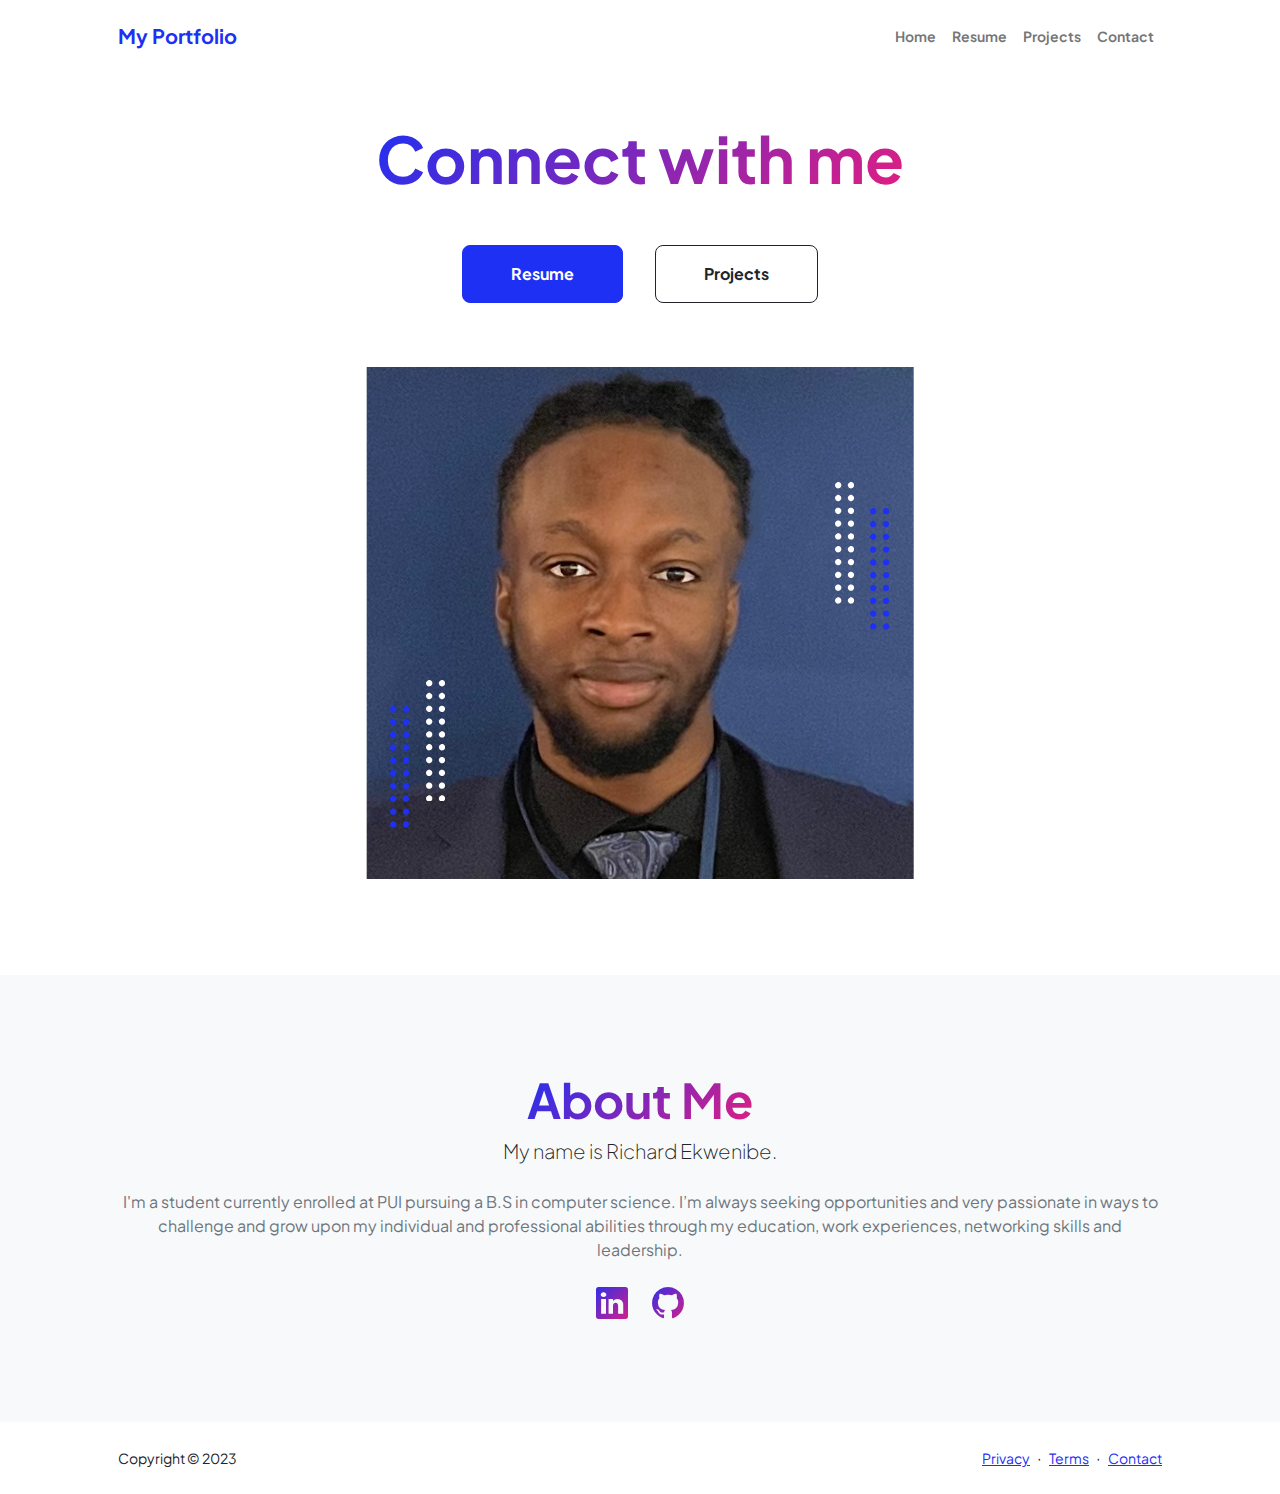
<file: index.html>
<!DOCTYPE html>
<html lang="en">
    <head>
        <meta charset="utf-8" />
        <meta name="viewport" content="width=device-width, initial-scale=1, shrink-to-fit=no" />
        <meta name="description" content="" />
        <meta name="author" content="" />
        <title>Richard Ekwenibe Portfolio</title>
        <!-- Favicon-->
        <link rel="icon" type="image/x-icon" href="assets/favicon.ico" />
        <!-- Custom Google font-->
        <link rel="preconnect" href="https://fonts.googleapis.com" />
        <link rel="preconnect" href="https://fonts.gstatic.com" crossorigin />
        <link href="https://fonts.googleapis.com/css2?family=Plus+Jakarta+Sans:wght@100;200;300;400;500;600;700;800;900&amp;display=swap" rel="stylesheet" />
        <!-- Bootstrap icons-->
        <link href="https://cdn.jsdelivr.net/npm/bootstrap-icons@1.8.1/font/bootstrap-icons.css" rel="stylesheet" />
        <!-- Core theme CSS (includes Bootstrap)-->
        <link href="css/styles.css" rel="stylesheet" />
    </head>
    <body class="d-flex flex-column h-100">
        <main class="flex-shrink-0">
            <!-- Navigation-->
            <nav class="navbar navbar-expand-lg navbar-light bg-white py-3">
                <div class="container px-5">
                    <a class="navbar-brand" href="index.html"><span class="fw-bolder text-primary">My Portfolio </span></a>
                    <button class="navbar-toggler" type="button" data-bs-toggle="collapse" data-bs-target="#navbarSupportedContent" aria-controls="navbarSupportedContent" aria-expanded="false" aria-label="Toggle navigation"><span class="navbar-toggler-icon"></span></button>
                    <div class="collapse navbar-collapse" id="navbarSupportedContent">
                        <ul class="navbar-nav ms-auto mb-2 mb-lg-0 small fw-bolder">
                            <li class="nav-item"><a class="nav-link" href="index.html">Home</a></li>
                            <li class="nav-item"><a class="nav-link" href="resume.html">Resume</a></li>
                            <li class="nav-item"><a class="nav-link" href="projects.html">Projects</a></li>
                            <li class="nav-item"><a class="nav-link" href="contact.html">Contact</a></li>
                        </ul>
                    </div>
                </div>
            </nav>
            <!-- Header-->
            <header class="py-5">
                <div class="container px-5 pb-5">
                    <div class="row gx-5 align-items-center">
                        <div class="col-xxl-5">
                            <!-- Header text content-->
                            <div class="text-center text-xxl-start">
                                <div class="fs-3 fw-light text-muted"></div>
                                <h1 class="display-3 fw-bolder mb-5"><span class="text-gradient d-inline">Connect with me</span></h1>
                                <div class="d-grid gap-3 d-sm-flex justify-content-sm-center justify-content-xxl-start mb-3">
                                    <a class="btn btn-primary btn-lg px-5 py-3 me-sm-3 fs-6 fw-bolder" href="resume.html">Resume</a>
                                    <a class="btn btn-outline-dark btn-lg px-5 py-3 fs-6 fw-bolder" href="projects.html">Projects</a>
                                </div>
                            </div>
                        </div>
                        <div class="col-xxl-7">
                            <!-- Header profile picture-->
                            <div class="d-flex justify-content-center mt-5 mt-xxl-0">
                                <div class="profile bg-gradient-primary-to-secondary">
                                    <!-- TIP: For best results, use a photo with a transparent background like the demo example below-->
                                    <!-- Watch a tutorial on how to do this on YouTube (link)-->
                                    <img class="profile-img" src="assets/Profile.png" alt="..." />
                                    <div class="dots-1">
                                        <!-- SVG Dots-->
                                        <svg version="1.1" xmlns="http://www.w3.org/2000/svg" xmlns:xlink="http://www.w3.org/1999/xlink" x="0px" y="0px" viewBox="0 0 191.6 1215.4" style="enable-background: new 0 0 191.6 1215.4" xml:space="preserve">
                                            <g transform="translate(0.000000,1280.000000) scale(0.100000,-0.100000)">
                                                <path d="M227.7,12788.6c-105-35-200-141-222-248c-43-206,163-412,369-369c155,32,275,190,260,339c-11,105-90,213-190,262        C383.7,12801.6,289.7,12808.6,227.7,12788.6z"></path>
                                                <path d="M1507.7,12788.6c-151-50-253-216-222-362c25-119,136-230,254-255c194-41,395,142,375,339c-11,105-90,213-190,262        C1663.7,12801.6,1569.7,12808.6,1507.7,12788.6z"></path>
                                                <path d="M227.7,11508.6c-105-35-200-141-222-248c-43-206,163-412,369-369c155,32,275,190,260,339c-11,105-90,213-190,262        C383.7,11521.6,289.7,11528.6,227.7,11508.6z"></path>
                                                <path d="M1507.7,11508.6c-151-50-253-216-222-362c25-119,136-230,254-255c194-41,395,142,375,339c-11,105-90,213-190,262        C1663.7,11521.6,1569.7,11528.6,1507.7,11508.6z"></path>
                                                <path d="M227.7,10228.6c-105-35-200-141-222-248c-43-206,163-412,369-369c155,32,275,190,260,339c-11,105-90,213-190,262        C383.7,10241.6,289.7,10248.6,227.7,10228.6z"></path>
                                                <path d="M1507.7,10228.6c-105-35-200-141-222-248c-43-206,163-412,369-369c155,32,275,190,260,339c-11,105-90,213-190,262        C1663.7,10241.6,1569.7,10248.6,1507.7,10228.6z"></path>
                                                <path d="M227.7,8948.6c-105-35-200-141-222-248c-43-206,163-412,369-369c155,32,275,190,260,339c-11,105-90,213-190,262        C383.7,8961.6,289.7,8968.6,227.7,8948.6z"></path>
                                                <path d="M1507.7,8948.6c-105-35-200-141-222-248c-43-206,163-412,369-369c155,32,275,190,260,339c-11,105-90,213-190,262        C1663.7,8961.6,1569.7,8968.6,1507.7,8948.6z"></path>
                                                <path d="M227.7,7668.6c-105-35-200-141-222-248c-43-206,163-412,369-369c155,32,275,190,260,339c-11,105-90,213-190,262        C383.7,7681.6,289.7,7688.6,227.7,7668.6z"></path>
                                                <path d="M1507.7,7668.6c-105-35-200-141-222-248c-43-206,163-412,369-369c155,32,275,190,260,339c-11,105-90,213-190,262        C1663.7,7681.6,1569.7,7688.6,1507.7,7668.6z"></path>
                                                <path d="M227.7,6388.6c-105-35-200-141-222-248c-43-206,163-412,369-369c155,32,275,190,260,339c-11,105-90,213-190,262        C383.7,6401.6,289.7,6408.6,227.7,6388.6z"></path>
                                                <path d="M1507.7,6388.6c-105-35-200-141-222-248c-43-206,163-412,369-369c155,32,275,190,260,339c-11,105-90,213-190,262        C1663.7,6401.6,1569.7,6408.6,1507.7,6388.6z"></path>
                                                <path d="M227.7,5108.6c-105-35-200-141-222-248c-43-206,163-412,369-369c155,32,275,190,260,339c-11,105-90,213-190,262        C383.7,5121.6,289.7,5128.6,227.7,5108.6z"></path>
                                                <path d="M1507.7,5108.6c-105-35-200-141-222-248c-43-206,163-412,369-369c155,32,275,190,260,339c-11,105-90,213-190,262        C1663.7,5121.6,1569.7,5128.6,1507.7,5108.6z"></path>
                                                <path d="M227.7,3828.6c-105-35-200-141-222-248c-43-206,163-412,369-369c155,32,275,190,260,339c-11,105-90,213-190,262        C383.7,3841.6,289.7,3848.6,227.7,3828.6z"></path>
                                                <path d="M1507.7,3828.6c-105-35-200-141-222-248c-43-206,163-412,369-369c155,32,275,190,260,339c-11,105-90,213-190,262        C1663.7,3841.6,1569.7,3848.6,1507.7,3828.6z"></path>
                                                <path d="M227.7,2548.6c-105-35-200-141-222-248c-43-206,163-412,369-369c155,32,275,190,260,339c-11,105-90,213-190,262        C383.7,2561.6,289.7,2568.6,227.7,2548.6z"></path>
                                                <path d="M1507.7,2548.6c-105-35-200-141-222-248c-43-206,163-412,369-369c155,32,275,190,260,339c-11,105-90,213-190,262        C1663.7,2561.6,1569.7,2568.6,1507.7,2548.6z"></path>
                                                <path d="M227.7,1268.6c-105-35-200-141-222-248c-43-206,163-412,369-369c155,32,275,190,260,339c-11,105-90,213-190,262        C383.7,1281.6,289.7,1288.6,227.7,1268.6z"></path>
                                                <path d="M1507.7,1268.6c-105-35-200-141-222-248c-43-206,163-412,369-369c155,32,275,190,260,339c-11,105-90,213-190,262        C1663.7,1281.6,1569.7,1288.6,1507.7,1268.6z"></path>
                                            </g>
                                        </svg>
                                        <!-- END of SVG dots-->
                                    </div>
                                    <div class="dots-2">
                                        <!-- SVG Dots-->
                                        <svg version="1.1" xmlns="http://www.w3.org/2000/svg" xmlns:xlink="http://www.w3.org/1999/xlink" x="0px" y="0px" viewBox="0 0 191.6 1215.4" style="enable-background: new 0 0 191.6 1215.4" xml:space="preserve">
                                            <g transform="translate(0.000000,1280.000000) scale(0.100000,-0.100000)">
                                                <path d="M227.7,12788.6c-105-35-200-141-222-248c-43-206,163-412,369-369c155,32,275,190,260,339c-11,105-90,213-190,262        C383.7,12801.6,289.7,12808.6,227.7,12788.6z"></path>
                                                <path d="M1507.7,12788.6c-151-50-253-216-222-362c25-119,136-230,254-255c194-41,395,142,375,339c-11,105-90,213-190,262        C1663.7,12801.6,1569.7,12808.6,1507.7,12788.6z"></path>
                                                <path d="M227.7,11508.6c-105-35-200-141-222-248c-43-206,163-412,369-369c155,32,275,190,260,339c-11,105-90,213-190,262        C383.7,11521.6,289.7,11528.6,227.7,11508.6z"></path>
                                                <path d="M1507.7,11508.6c-151-50-253-216-222-362c25-119,136-230,254-255c194-41,395,142,375,339c-11,105-90,213-190,262        C1663.7,11521.6,1569.7,11528.6,1507.7,11508.6z"></path>
                                                <path d="M227.7,10228.6c-105-35-200-141-222-248c-43-206,163-412,369-369c155,32,275,190,260,339c-11,105-90,213-190,262        C383.7,10241.6,289.7,10248.6,227.7,10228.6z"></path>
                                                <path d="M1507.7,10228.6c-105-35-200-141-222-248c-43-206,163-412,369-369c155,32,275,190,260,339c-11,105-90,213-190,262        C1663.7,10241.6,1569.7,10248.6,1507.7,10228.6z"></path>
                                                <path d="M227.7,8948.6c-105-35-200-141-222-248c-43-206,163-412,369-369c155,32,275,190,260,339c-11,105-90,213-190,262        C383.7,8961.6,289.7,8968.6,227.7,8948.6z"></path>
                                                <path d="M1507.7,8948.6c-105-35-200-141-222-248c-43-206,163-412,369-369c155,32,275,190,260,339c-11,105-90,213-190,262        C1663.7,8961.6,1569.7,8968.6,1507.7,8948.6z"></path>
                                                <path d="M227.7,7668.6c-105-35-200-141-222-248c-43-206,163-412,369-369c155,32,275,190,260,339c-11,105-90,213-190,262        C383.7,7681.6,289.7,7688.6,227.7,7668.6z"></path>
                                                <path d="M1507.7,7668.6c-105-35-200-141-222-248c-43-206,163-412,369-369c155,32,275,190,260,339c-11,105-90,213-190,262        C1663.7,7681.6,1569.7,7688.6,1507.7,7668.6z"></path>
                                                <path d="M227.7,6388.6c-105-35-200-141-222-248c-43-206,163-412,369-369c155,32,275,190,260,339c-11,105-90,213-190,262        C383.7,6401.6,289.7,6408.6,227.7,6388.6z"></path>
                                                <path d="M1507.7,6388.6c-105-35-200-141-222-248c-43-206,163-412,369-369c155,32,275,190,260,339c-11,105-90,213-190,262        C1663.7,6401.6,1569.7,6408.6,1507.7,6388.6z"></path>
                                                <path d="M227.7,5108.6c-105-35-200-141-222-248c-43-206,163-412,369-369c155,32,275,190,260,339c-11,105-90,213-190,262        C383.7,5121.6,289.7,5128.6,227.7,5108.6z"></path>
                                                <path d="M1507.7,5108.6c-105-35-200-141-222-248c-43-206,163-412,369-369c155,32,275,190,260,339c-11,105-90,213-190,262        C1663.7,5121.6,1569.7,5128.6,1507.7,5108.6z"></path>
                                                <path d="M227.7,3828.6c-105-35-200-141-222-248c-43-206,163-412,369-369c155,32,275,190,260,339c-11,105-90,213-190,262        C383.7,3841.6,289.7,3848.6,227.7,3828.6z"></path>
                                                <path d="M1507.7,3828.6c-105-35-200-141-222-248c-43-206,163-412,369-369c155,32,275,190,260,339c-11,105-90,213-190,262        C1663.7,3841.6,1569.7,3848.6,1507.7,3828.6z"></path>
                                                <path d="M227.7,2548.6c-105-35-200-141-222-248c-43-206,163-412,369-369c155,32,275,190,260,339c-11,105-90,213-190,262        C383.7,2561.6,289.7,2568.6,227.7,2548.6z"></path>
                                                <path d="M1507.7,2548.6c-105-35-200-141-222-248c-43-206,163-412,369-369c155,32,275,190,260,339c-11,105-90,213-190,262        C1663.7,2561.6,1569.7,2568.6,1507.7,2548.6z"></path>
                                                <path d="M227.7,1268.6c-105-35-200-141-222-248c-43-206,163-412,369-369c155,32,275,190,260,339c-11,105-90,213-190,262        C383.7,1281.6,289.7,1288.6,227.7,1268.6z"></path>
                                                <path d="M1507.7,1268.6c-105-35-200-141-222-248c-43-206,163-412,369-369c155,32,275,190,260,339c-11,105-90,213-190,262        C1663.7,1281.6,1569.7,1288.6,1507.7,1268.6z"></path>
                                            </g>
                                        </svg>
                                        <!-- END of SVG dots-->
                                    </div>
                                    <div class="dots-3">
                                        <!-- SVG Dots-->
                                        <svg version="1.1" xmlns="http://www.w3.org/2000/svg" xmlns:xlink="http://www.w3.org/1999/xlink" x="0px" y="0px" viewBox="0 0 191.6 1215.4" style="enable-background: new 0 0 191.6 1215.4" xml:space="preserve">
                                            <g transform="translate(0.000000,1280.000000) scale(0.100000,-0.100000)">
                                                <path d="M227.7,12788.6c-105-35-200-141-222-248c-43-206,163-412,369-369c155,32,275,190,260,339c-11,105-90,213-190,262        C383.7,12801.6,289.7,12808.6,227.7,12788.6z"></path>
                                                <path d="M1507.7,12788.6c-151-50-253-216-222-362c25-119,136-230,254-255c194-41,395,142,375,339c-11,105-90,213-190,262        C1663.7,12801.6,1569.7,12808.6,1507.7,12788.6z"></path>
                                                <path d="M227.7,11508.6c-105-35-200-141-222-248c-43-206,163-412,369-369c155,32,275,190,260,339c-11,105-90,213-190,262        C383.7,11521.6,289.7,11528.6,227.7,11508.6z"></path>
                                                <path d="M1507.7,11508.6c-151-50-253-216-222-362c25-119,136-230,254-255c194-41,395,142,375,339c-11,105-90,213-190,262        C1663.7,11521.6,1569.7,11528.6,1507.7,11508.6z"></path>
                                                <path d="M227.7,10228.6c-105-35-200-141-222-248c-43-206,163-412,369-369c155,32,275,190,260,339c-11,105-90,213-190,262        C383.7,10241.6,289.7,10248.6,227.7,10228.6z"></path>
                                                <path d="M1507.7,10228.6c-105-35-200-141-222-248c-43-206,163-412,369-369c155,32,275,190,260,339c-11,105-90,213-190,262        C1663.7,10241.6,1569.7,10248.6,1507.7,10228.6z"></path>
                                                <path d="M227.7,8948.6c-105-35-200-141-222-248c-43-206,163-412,369-369c155,32,275,190,260,339c-11,105-90,213-190,262        C383.7,8961.6,289.7,8968.6,227.7,8948.6z"></path>
                                                <path d="M1507.7,8948.6c-105-35-200-141-222-248c-43-206,163-412,369-369c155,32,275,190,260,339c-11,105-90,213-190,262        C1663.7,8961.6,1569.7,8968.6,1507.7,8948.6z"></path>
                                                <path d="M227.7,7668.6c-105-35-200-141-222-248c-43-206,163-412,369-369c155,32,275,190,260,339c-11,105-90,213-190,262        C383.7,7681.6,289.7,7688.6,227.7,7668.6z"></path>
                                                <path d="M1507.7,7668.6c-105-35-200-141-222-248c-43-206,163-412,369-369c155,32,275,190,260,339c-11,105-90,213-190,262        C1663.7,7681.6,1569.7,7688.6,1507.7,7668.6z"></path>
                                                <path d="M227.7,6388.6c-105-35-200-141-222-248c-43-206,163-412,369-369c155,32,275,190,260,339c-11,105-90,213-190,262        C383.7,6401.6,289.7,6408.6,227.7,6388.6z"></path>
                                                <path d="M1507.7,6388.6c-105-35-200-141-222-248c-43-206,163-412,369-369c155,32,275,190,260,339c-11,105-90,213-190,262        C1663.7,6401.6,1569.7,6408.6,1507.7,6388.6z"></path>
                                                <path d="M227.7,5108.6c-105-35-200-141-222-248c-43-206,163-412,369-369c155,32,275,190,260,339c-11,105-90,213-190,262        C383.7,5121.6,289.7,5128.6,227.7,5108.6z"></path>
                                                <path d="M1507.7,5108.6c-105-35-200-141-222-248c-43-206,163-412,369-369c155,32,275,190,260,339c-11,105-90,213-190,262        C1663.7,5121.6,1569.7,5128.6,1507.7,5108.6z"></path>
                                                <path d="M227.7,3828.6c-105-35-200-141-222-248c-43-206,163-412,369-369c155,32,275,190,260,339c-11,105-90,213-190,262        C383.7,3841.6,289.7,3848.6,227.7,3828.6z"></path>
                                                <path d="M1507.7,3828.6c-105-35-200-141-222-248c-43-206,163-412,369-369c155,32,275,190,260,339c-11,105-90,213-190,262        C1663.7,3841.6,1569.7,3848.6,1507.7,3828.6z"></path>
                                                <path d="M227.7,2548.6c-105-35-200-141-222-248c-43-206,163-412,369-369c155,32,275,190,260,339c-11,105-90,213-190,262        C383.7,2561.6,289.7,2568.6,227.7,2548.6z"></path>
                                                <path d="M1507.7,2548.6c-105-35-200-141-222-248c-43-206,163-412,369-369c155,32,275,190,260,339c-11,105-90,213-190,262        C1663.7,2561.6,1569.7,2568.6,1507.7,2548.6z"></path>
                                                <path d="M227.7,1268.6c-105-35-200-141-222-248c-43-206,163-412,369-369c155,32,275,190,260,339c-11,105-90,213-190,262        C383.7,1281.6,289.7,1288.6,227.7,1268.6z"></path>
                                                <path d="M1507.7,1268.6c-105-35-200-141-222-248c-43-206,163-412,369-369c155,32,275,190,260,339c-11,105-90,213-190,262        C1663.7,1281.6,1569.7,1288.6,1507.7,1268.6z"></path>
                                            </g>
                                        </svg>
                                        <!-- END of SVG dots-->
                                    </div>
                                    <div class="dots-4">
                                        <!-- SVG Dots-->
                                        <svg version="1.1" xmlns="http://www.w3.org/2000/svg" xmlns:xlink="http://www.w3.org/1999/xlink" x="0px" y="0px" viewBox="0 0 191.6 1215.4" style="enable-background: new 0 0 191.6 1215.4" xml:space="preserve">
                                            <g transform="translate(0.000000,1280.000000) scale(0.100000,-0.100000)">
                                                <path d="M227.7,12788.6c-105-35-200-141-222-248c-43-206,163-412,369-369c155,32,275,190,260,339c-11,105-90,213-190,262        C383.7,12801.6,289.7,12808.6,227.7,12788.6z"></path>
                                                <path d="M1507.7,12788.6c-151-50-253-216-222-362c25-119,136-230,254-255c194-41,395,142,375,339c-11,105-90,213-190,262        C1663.7,12801.6,1569.7,12808.6,1507.7,12788.6z"></path>
                                                <path d="M227.7,11508.6c-105-35-200-141-222-248c-43-206,163-412,369-369c155,32,275,190,260,339c-11,105-90,213-190,262        C383.7,11521.6,289.7,11528.6,227.7,11508.6z"></path>
                                                <path d="M1507.7,11508.6c-151-50-253-216-222-362c25-119,136-230,254-255c194-41,395,142,375,339c-11,105-90,213-190,262        C1663.7,11521.6,1569.7,11528.6,1507.7,11508.6z"></path>
                                                <path d="M227.7,10228.6c-105-35-200-141-222-248c-43-206,163-412,369-369c155,32,275,190,260,339c-11,105-90,213-190,262        C383.7,10241.6,289.7,10248.6,227.7,10228.6z"></path>
                                                <path d="M1507.7,10228.6c-105-35-200-141-222-248c-43-206,163-412,369-369c155,32,275,190,260,339c-11,105-90,213-190,262        C1663.7,10241.6,1569.7,10248.6,1507.7,10228.6z"></path>
                                                <path d="M227.7,8948.6c-105-35-200-141-222-248c-43-206,163-412,369-369c155,32,275,190,260,339c-11,105-90,213-190,262        C383.7,8961.6,289.7,8968.6,227.7,8948.6z"></path>
                                                <path d="M1507.7,8948.6c-105-35-200-141-222-248c-43-206,163-412,369-369c155,32,275,190,260,339c-11,105-90,213-190,262        C1663.7,8961.6,1569.7,8968.6,1507.7,8948.6z"></path>
                                                <path d="M227.7,7668.6c-105-35-200-141-222-248c-43-206,163-412,369-369c155,32,275,190,260,339c-11,105-90,213-190,262        C383.7,7681.6,289.7,7688.6,227.7,7668.6z"></path>
                                                <path d="M1507.7,7668.6c-105-35-200-141-222-248c-43-206,163-412,369-369c155,32,275,190,260,339c-11,105-90,213-190,262        C1663.7,7681.6,1569.7,7688.6,1507.7,7668.6z"></path>
                                                <path d="M227.7,6388.6c-105-35-200-141-222-248c-43-206,163-412,369-369c155,32,275,190,260,339c-11,105-90,213-190,262        C383.7,6401.6,289.7,6408.6,227.7,6388.6z"></path>
                                                <path d="M1507.7,6388.6c-105-35-200-141-222-248c-43-206,163-412,369-369c155,32,275,190,260,339c-11,105-90,213-190,262        C1663.7,6401.6,1569.7,6408.6,1507.7,6388.6z"></path>
                                                <path d="M227.7,5108.6c-105-35-200-141-222-248c-43-206,163-412,369-369c155,32,275,190,260,339c-11,105-90,213-190,262        C383.7,5121.6,289.7,5128.6,227.7,5108.6z"></path>
                                                <path d="M1507.7,5108.6c-105-35-200-141-222-248c-43-206,163-412,369-369c155,32,275,190,260,339c-11,105-90,213-190,262        C1663.7,5121.6,1569.7,5128.6,1507.7,5108.6z"></path>
                                                <path d="M227.7,3828.6c-105-35-200-141-222-248c-43-206,163-412,369-369c155,32,275,190,260,339c-11,105-90,213-190,262        C383.7,3841.6,289.7,3848.6,227.7,3828.6z"></path>
                                                <path d="M1507.7,3828.6c-105-35-200-141-222-248c-43-206,163-412,369-369c155,32,275,190,260,339c-11,105-90,213-190,262        C1663.7,3841.6,1569.7,3848.6,1507.7,3828.6z"></path>
                                                <path d="M227.7,2548.6c-105-35-200-141-222-248c-43-206,163-412,369-369c155,32,275,190,260,339c-11,105-90,213-190,262        C383.7,2561.6,289.7,2568.6,227.7,2548.6z"></path>
                                                <path d="M1507.7,2548.6c-105-35-200-141-222-248c-43-206,163-412,369-369c155,32,275,190,260,339c-11,105-90,213-190,262        C1663.7,2561.6,1569.7,2568.6,1507.7,2548.6z"></path>
                                                <path d="M227.7,1268.6c-105-35-200-141-222-248c-43-206,163-412,369-369c155,32,275,190,260,339c-11,105-90,213-190,262        C383.7,1281.6,289.7,1288.6,227.7,1268.6z"></path>
                                                <path d="M1507.7,1268.6c-105-35-200-141-222-248c-43-206,163-412,369-369c155,32,275,190,260,339c-11,105-90,213-190,262        C1663.7,1281.6,1569.7,1288.6,1507.7,1268.6z"></path>
                                            </g>
                                        </svg>
                                        <!-- END of SVG dots-->
                                    </div>
                                </div>
                            </div>
                        </div>
                    </div>
                </div>
            </header>
            <!-- About Section-->
            <section class="bg-light py-5">
                <div class="container px-5">
                    <div class="row gx-5 justify-content-center">
                        <div class="col-xxl-8">
                            <div class="text-center my-5">
                                <h2 class="display-5 fw-bolder"><span class="text-gradient d-inline">About Me</span></h2>
                                <p class="lead fw-light mb-4">My name is Richard Ekwenibe.</p>
                                <p class="text-muted">I'm a student currently enrolled at PUI pursuing a B.S in computer science. I’m always seeking opportunities and very passionate in  ways to challenge and grow upon my individual and  professional abilities through my education, work experiences, networking skills and leadership.</p>
                                <div class="d-flex justify-content-center fs-2 gap-4">
                                    <a class="text-gradient" href="https://www.linkedin.com/in/richard-ekwenibe/"><i class="bi bi-linkedin"></i></a>
                                    <a class="text-gradient" href="https://github.com/RichieNibe"><i class="bi bi-github"></i></a>
                                </div>
                            </div>
                        </div>
                    </div>
                </div>
            </section>
        </main>
        <!-- Footer-->
        <footer class="bg-white py-4 mt-auto">
            <div class="container px-5">
                <div class="row align-items-center justify-content-between flex-column flex-sm-row">
                    <div class="col-auto"><div class="small m-0">Copyright &copy; 2023</div></div>
                    <div class="col-auto">
                        <a class="small" href="#!">Privacy</a>
                        <span class="mx-1">&middot;</span>
                        <a class="small" href="#!">Terms</a>
                        <span class="mx-1">&middot;</span>
                        <a class="small" href="#!">Contact</a>
                    </div>
                </div>
            </div>
        </footer>
        <!-- Bootstrap core JS-->
        <script src="https://cdn.jsdelivr.net/npm/bootstrap@5.2.3/dist/js/bootstrap.bundle.min.js"></script>
        <!-- Core theme JS-->
        <script src="js/scripts.js"></script>
    </body>
</html>
</file>
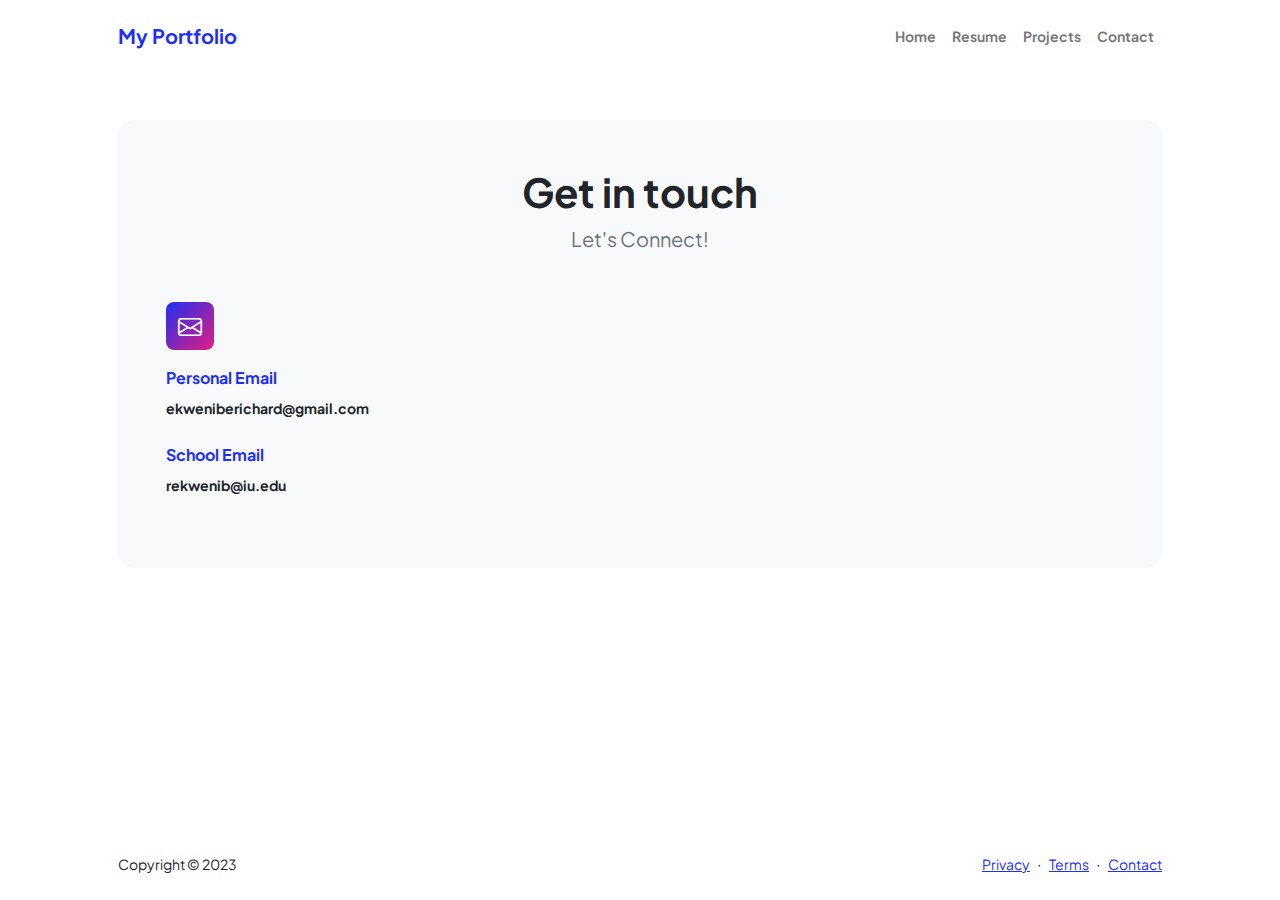
<file: contact.html>
<!DOCTYPE html>
<html lang="en">
    <head>
        <meta charset="utf-8" />
        <meta name="viewport" content="width=device-width, initial-scale=1, shrink-to-fit=no" />
        <meta name="description" content />
        <meta name="author" content />
        <title>Richard Ekwenibe Portfolio</title>
        <!-- Favicon-->
        <link rel="icon" type="image/x-icon" href="assets/favicon.ico" />
        <!-- Custom Google font-->
        <link rel="preconnect" href="https://fonts.googleapis.com" />
        <link rel="preconnect" href="https://fonts.gstatic.com" crossorigin />
        <link href="https://fonts.googleapis.com/css2?family=Plus+Jakarta+Sans:wght@100;200;300;400;500;600;700;800;900&amp;display=swap" rel="stylesheet" />
        <!-- Bootstrap icons-->
        <link href="https://cdn.jsdelivr.net/npm/bootstrap-icons@1.8.1/font/bootstrap-icons.css" rel="stylesheet" />
        <!-- Core theme CSS (includes Bootstrap)-->
        <link href="css/styles.css" rel="stylesheet" />
    </head>
    <body class="d-flex flex-column">
        <main class="flex-shrink-0">
            <!-- Navigation-->
            <nav class="navbar navbar-expand-lg navbar-light bg-white py-3">
                <div class="container px-5">
                    <a class="navbar-brand" href="index.html"><span class="fw-bolder text-primary">My Portfolio </span></a>
                    <button class="navbar-toggler" type="button" data-bs-toggle="collapse" data-bs-target="#navbarSupportedContent" aria-controls="navbarSupportedContent" aria-expanded="false" aria-label="Toggle navigation"><span class="navbar-toggler-icon"></span></button>
                    <div class="collapse navbar-collapse" id="navbarSupportedContent">
                        <ul class="navbar-nav ms-auto mb-2 mb-lg-0 small fw-bolder">
                            <li class="nav-item"><a class="nav-link" href="index.html">Home</a></li>
                            <li class="nav-item"><a class="nav-link" href="resume.html">Resume</a></li>
                            <li class="nav-item"><a class="nav-link" href="projects.html">Projects</a></li>
                            <li class="nav-item"><a class="nav-link" href="contact.html">Contact</a></li>
                        </ul>
                    </div>
                </div>
            </nav>
            <!-- Page content-->
            <section class="py-5">
                <div class="container px-5">
                    <!-- Contact form-->
                    <div class="bg-light rounded-4 py-5 px-4 px-md-5">
                        <div class="text-center mb-5">

                            <h1 class="fw-bolder">Get in touch</h1>
                            <p class="lead fw-normal text-muted mb-0">Let's Connect!</p>
                        </div>
                        <div class="feature bg-primary bg-gradient-primary-to-secondary text-white rounded-3 mb-3"><i class="bi bi-envelope"></i> </div><div class="text-primary fw-bolder mb-2">Personal Email </div> <div class="small fw-bolder">ekweniberichard@gmail.com</div>
                        <br> <div class="text-primary fw-bolder mb-2">School Email </div> <div class="small fw-bolder">rekwenib@iu.edu </div> <br>

                    </div>
                </div>
            </section>
        </main>
        <!-- Footer-->
        <footer class="bg-white py-4 mt-auto">
            <div class="container px-5">
                <div class="row align-items-center justify-content-between flex-column flex-sm-row">
                    <div class="col-auto"><div class="small m-0">Copyright &copy; 2023</div></div>
                    <div class="col-auto">
                        <a class="small" href="#!">Privacy</a>
                        <span class="mx-1">&middot;</span>
                        <a class="small" href="#!">Terms</a>
                        <span class="mx-1">&middot;</span>
                        <a class="small" href="#!">Contact</a>
                    </div>
                </div>
            </div>
        </footer>
        <!-- Bootstrap core JS-->
        <script src="https://cdn.jsdelivr.net/npm/bootstrap@5.2.3/dist/js/bootstrap.bundle.min.js"></script>
        <!-- Core theme JS-->
        <script src="js/scripts.js"></script>
        <!-- * * * * * * * * * * * * * * * * * * * * * * * * * * * * * * * * * * * * * * * *-->
        <!-- * *                               SB Forms JS                               * *-->
        <!-- * * Activate your form at https://startbootstrap.com/solution/contact-forms * *-->
        <!-- * * * * * * * * * * * * * * * * * * * * * * * * * * * * * * * * * * * * * * * *-->
        <script src="https://cdn.startbootstrap.com/sb-forms-latest.js"></script>
    </body>
</html>
</file>
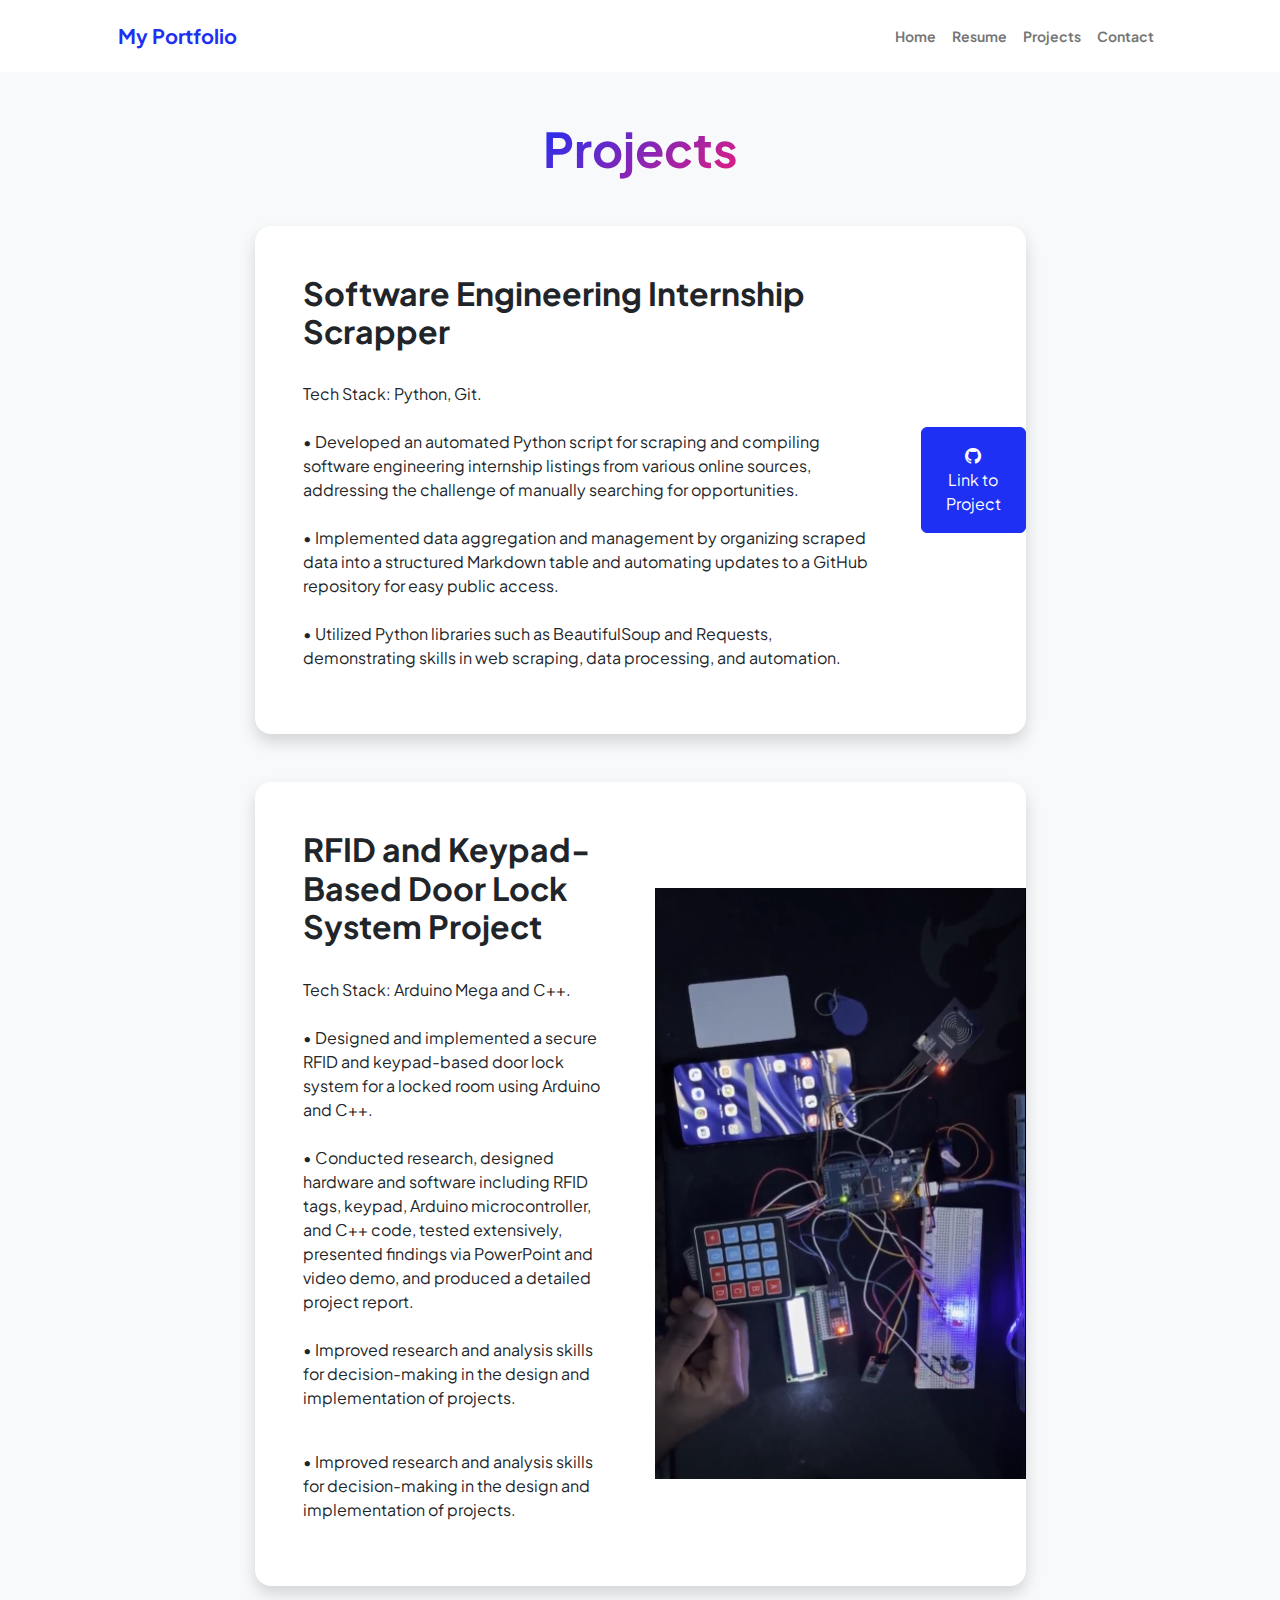
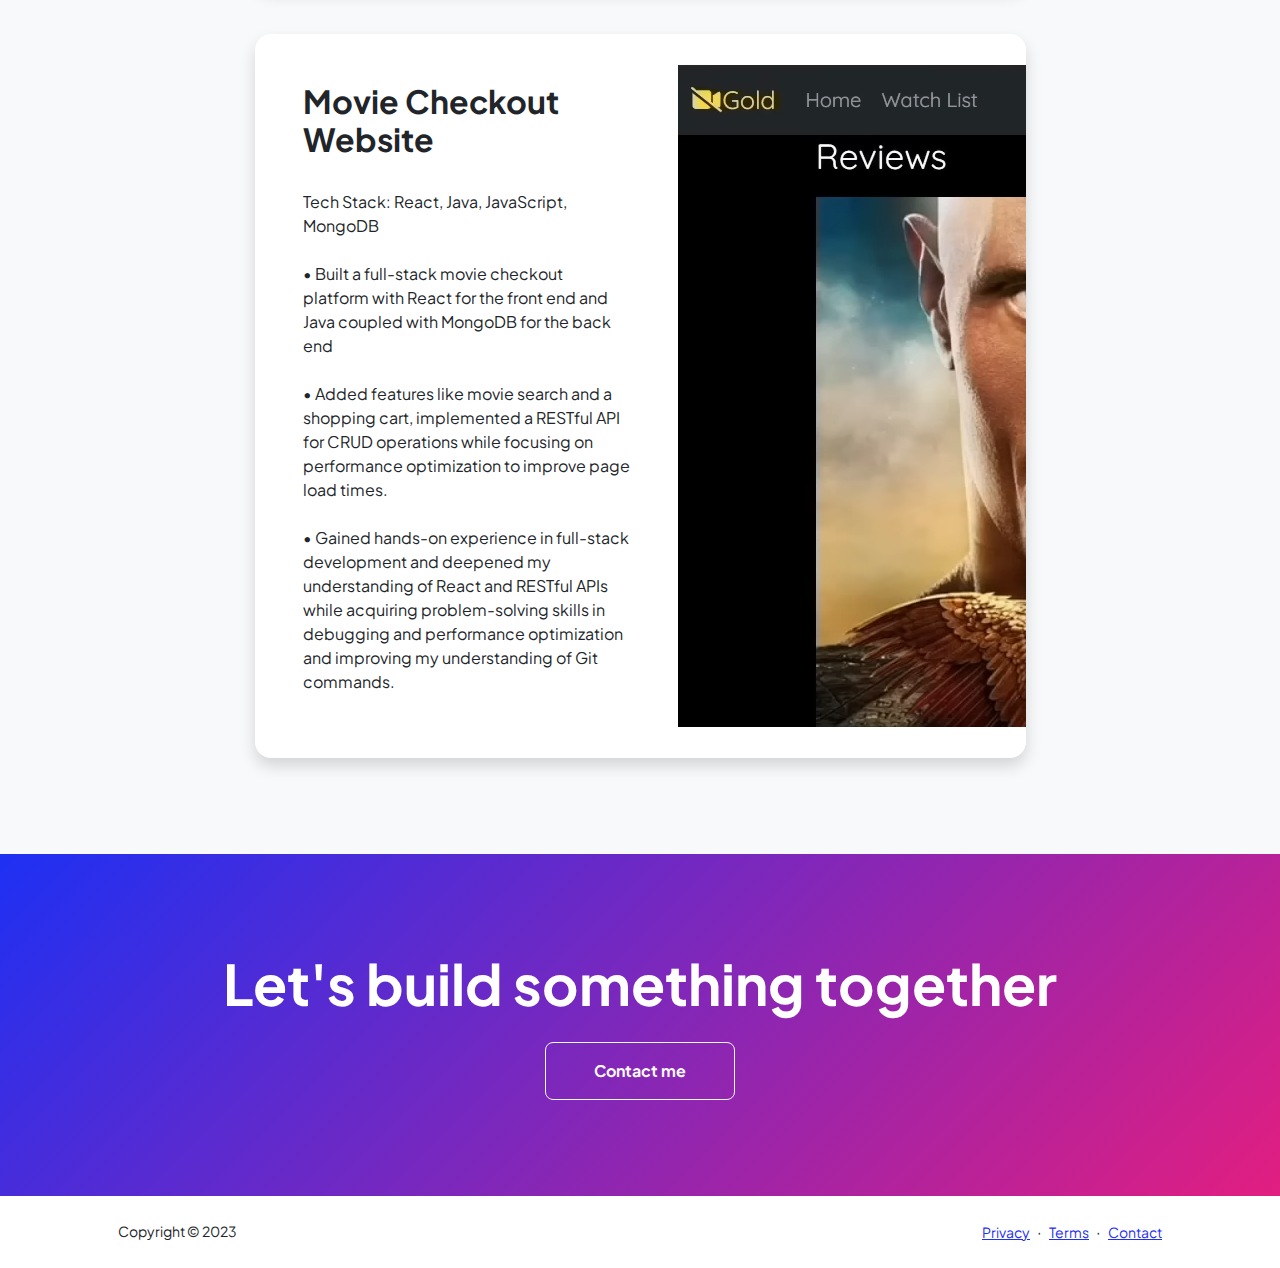
<file: projects.html>
<!DOCTYPE html>
<html lang="en">
    <head>
        <meta charset="utf-8" />
        <meta name="viewport" content="width=device-width, initial-scale=1, shrink-to-fit=no" />
        <meta name="description" content="" />
        <meta name="author" content="" />
        <title>Richard Ekwenibe Portfolio </title>
        <!-- Favicon-->
        <link rel="icon" type="image/x-icon" href="assets/favicon.ico" />
        <!-- Custom Google font-->
        <link rel="preconnect" href="https://fonts.googleapis.com" />
        <link rel="preconnect" href="https://fonts.gstatic.com" crossorigin />
        <link href="https://fonts.googleapis.com/css2?family=Plus+Jakarta+Sans:wght@100;200;300;400;500;600;700;800;900&amp;display=swap" rel="stylesheet" />
        <!-- Bootstrap icons-->
        <link href="https://cdn.jsdelivr.net/npm/bootstrap-icons@1.8.1/font/bootstrap-icons.css" rel="stylesheet" />
        <!-- Core theme CSS (includes Bootstrap)-->
        <link href="css/styles.css" rel="stylesheet" />
    </head>
    <body class="d-flex flex-column h-100 bg-light">
        <main class="flex-shrink-0">
            <!-- Navigation-->
            <nav class="navbar navbar-expand-lg navbar-light bg-white py-3">
                <div class="container px-5">
                    <a class="navbar-brand" href="index.html"><span class="fw-bolder text-primary">My Portfolio </span></a>
                    <button class="navbar-toggler" type="button" data-bs-toggle="collapse" data-bs-target="#navbarSupportedContent" aria-controls="navbarSupportedContent" aria-expanded="false" aria-label="Toggle navigation"><span class="navbar-toggler-icon"></span></button>
                    <div class="collapse navbar-collapse" id="navbarSupportedContent">
                        <ul class="navbar-nav ms-auto mb-2 mb-lg-0 small fw-bolder">
                            <li class="nav-item"><a class="nav-link" href="index.html">Home</a></li>
                            <li class="nav-item"><a class="nav-link" href="resume.html">Resume</a></li>
                            <li class="nav-item"><a class="nav-link" href="projects.html">Projects</a></li>
                            <li class="nav-item"><a class="nav-link" href="contact.html">Contact</a></li>
                        </ul>
                    </div>
                </div>
            </nav>
            <!-- Projects Section-->
            <section class="py-5">
                <div class="container px-5 mb-5">
                    <div class="text-center mb-5">
                        <h1 class="display-5 fw-bolder mb-0"><span class="text-gradient d-inline">Projects</span></h1>
                    </div>
                    <div class="row gx-5 justify-content-center">
                        <div class="col-lg-11 col-xl-9 col-xxl-8">

                            <div class="card overflow-hidden shadow rounded-4 border-0 mb-5">
                                <div class="card-body p-0">

                                    <div class="d-flex align-items-center">

                                        <div class="p-5">
                                            <h2 class="fw-bolder"> Software Engineering Internship Scrapper  </h2>
                                            <p> <br> Tech Stack: Python, Git. <br>
                                                <br> • Developed an automated Python script for scraping and compiling software engineering internship listings from various online sources, addressing the
                                                challenge of manually searching for opportunities. <br>
                                                <br> • Implemented data aggregation and management by organizing scraped data into a structured Markdown table and automating updates to a GitHub repository
                                                for easy public access. <br>
                                                <br> • Utilized Python libraries such as BeautifulSoup and Requests, demonstrating skills in web scraping, data processing, and automation. <br> </p>
                                             </p>
                                        </div>
                                            <a class="btn btn-primary px-4 py-3" href="https://github.com/RichieNibe/Software_Engineering_Internships">
                                                <div class="bi bi-github"></div>
                                                Link to Project
                                            </a>
                                    </div>
                                </div>
                            </div>
                            <div class="card overflow-hidden shadow rounded-4 border-0 mb-5">
                                <div class="card-body p-0">
                                    <div class="d-flex align-items-center">
                                        <div class="p-5">
                                            <h2 class="fw-bolder"> RFID and Keypad-Based Door Lock System Project </h2>
                                            <p> <br> Tech Stack: Arduino Mega and C++. <br>
                                                <br> • Designed and implemented a secure RFID and keypad-based door lock system for a locked room using Arduino and C++. <br>
                                                <br> • Conducted research, designed hardware and software including RFID tags, keypad, Arduino microcontroller, and C++ code, tested
                                                extensively, presented findings via PowerPoint and video demo, and produced a detailed project report. <br>
                                                <br> • Improved research and analysis skills for decision-making in the design and implementation of projects. <br> </p>
                                                <br> • Improved research and analysis skills for decision-making in the design and implementation of projects. <br> </p>
                                        </div>
                                        <img class="img-fluid" src="assets/RFIDPHOTO.png" alt="..." />
                                    </div>
                                </div>
                            </div>
                            <!-- Project Card 2-->
                            <div class="card overflow-hidden shadow rounded-4 border-0">
                                <div class="card-body p-0">
                                    <div class="d-flex align-items-center">
                                        <div class="p-5">
                                            <h2 class="fw-bolder">Movie Checkout Website </h2>
                                            <p> <br>Tech Stack: React, Java, JavaScript, MongoDB <br>
                                                <br> • Built a full-stack movie checkout platform with React for the front end and Java coupled with MongoDB for the back end<br>
                                                <br> • Added features like movie search and a shopping cart, implemented a RESTful API for CRUD operations while focusing on performance
                                                optimization to improve page load times. <br>
                                                <br> • Gained hands-on experience in full-stack development and deepened my understanding of React and RESTful APIs while acquiring
                                                problem-solving skills in debugging and performance optimization and improving my understanding of Git commands. <br>
                                            </p>
                                        </div>
                                        <img class="img-fluid" src="assets/MovieWebsite.png" alt="..." />
                                    </div>
                                </div>
                            </div>
                        </div>
                    </div>
                </div>
            </section>
            <!-- Call to action section-->
            <section class="py-5 bg-gradient-primary-to-secondary text-white">
                <div class="container px-5 my-5">
                    <div class="text-center">
                        <h2 class="display-4 fw-bolder mb-4">Let's build something together </h2>
                        <a class="btn btn-outline-light btn-lg px-5 py-3 fs-6 fw-bolder" href="contact.html">Contact me</a>
                    </div>
                </div>
            </section>
        </main>
        <!-- Footer-->
        <footer class="bg-white py-4 mt-auto">
            <div class="container px-5">
                <div class="row align-items-center justify-content-between flex-column flex-sm-row">
                    <div class="col-auto"><div class="small m-0">Copyright &copy; 2023</div></div>
                    <div class="col-auto">
                        <a class="small" href="#!">Privacy</a>
                        <span class="mx-1">&middot;</span>
                        <a class="small" href="#!">Terms</a>
                        <span class="mx-1">&middot;</span>
                        <a class="small" href="#!">Contact</a>
                    </div>
                </div>
            </div>
        </footer>
        <!-- Bootstrap core JS-->
        <script src="https://cdn.jsdelivr.net/npm/bootstrap@5.2.3/dist/js/bootstrap.bundle.min.js"></script>
        <!-- Core theme JS-->
        <script src="js/scripts.js"></script>
    </body>
</html>
</file>
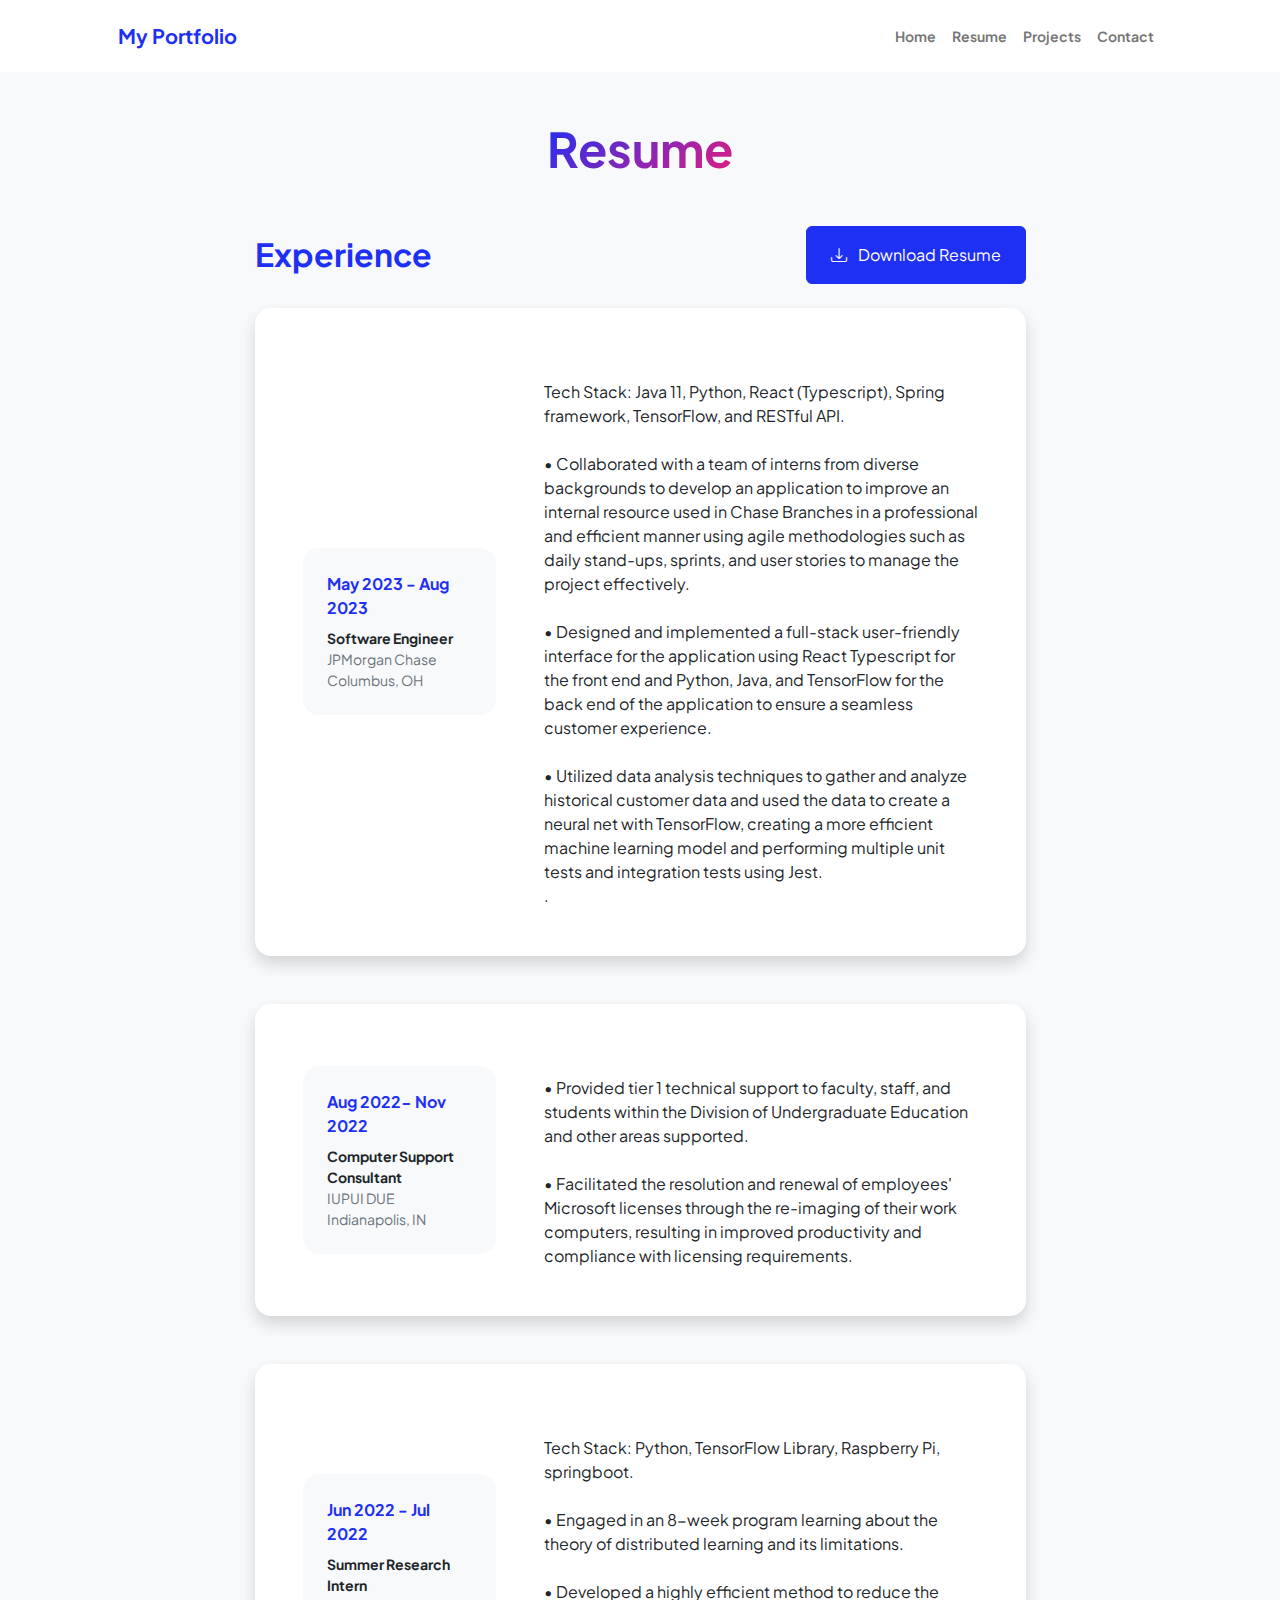
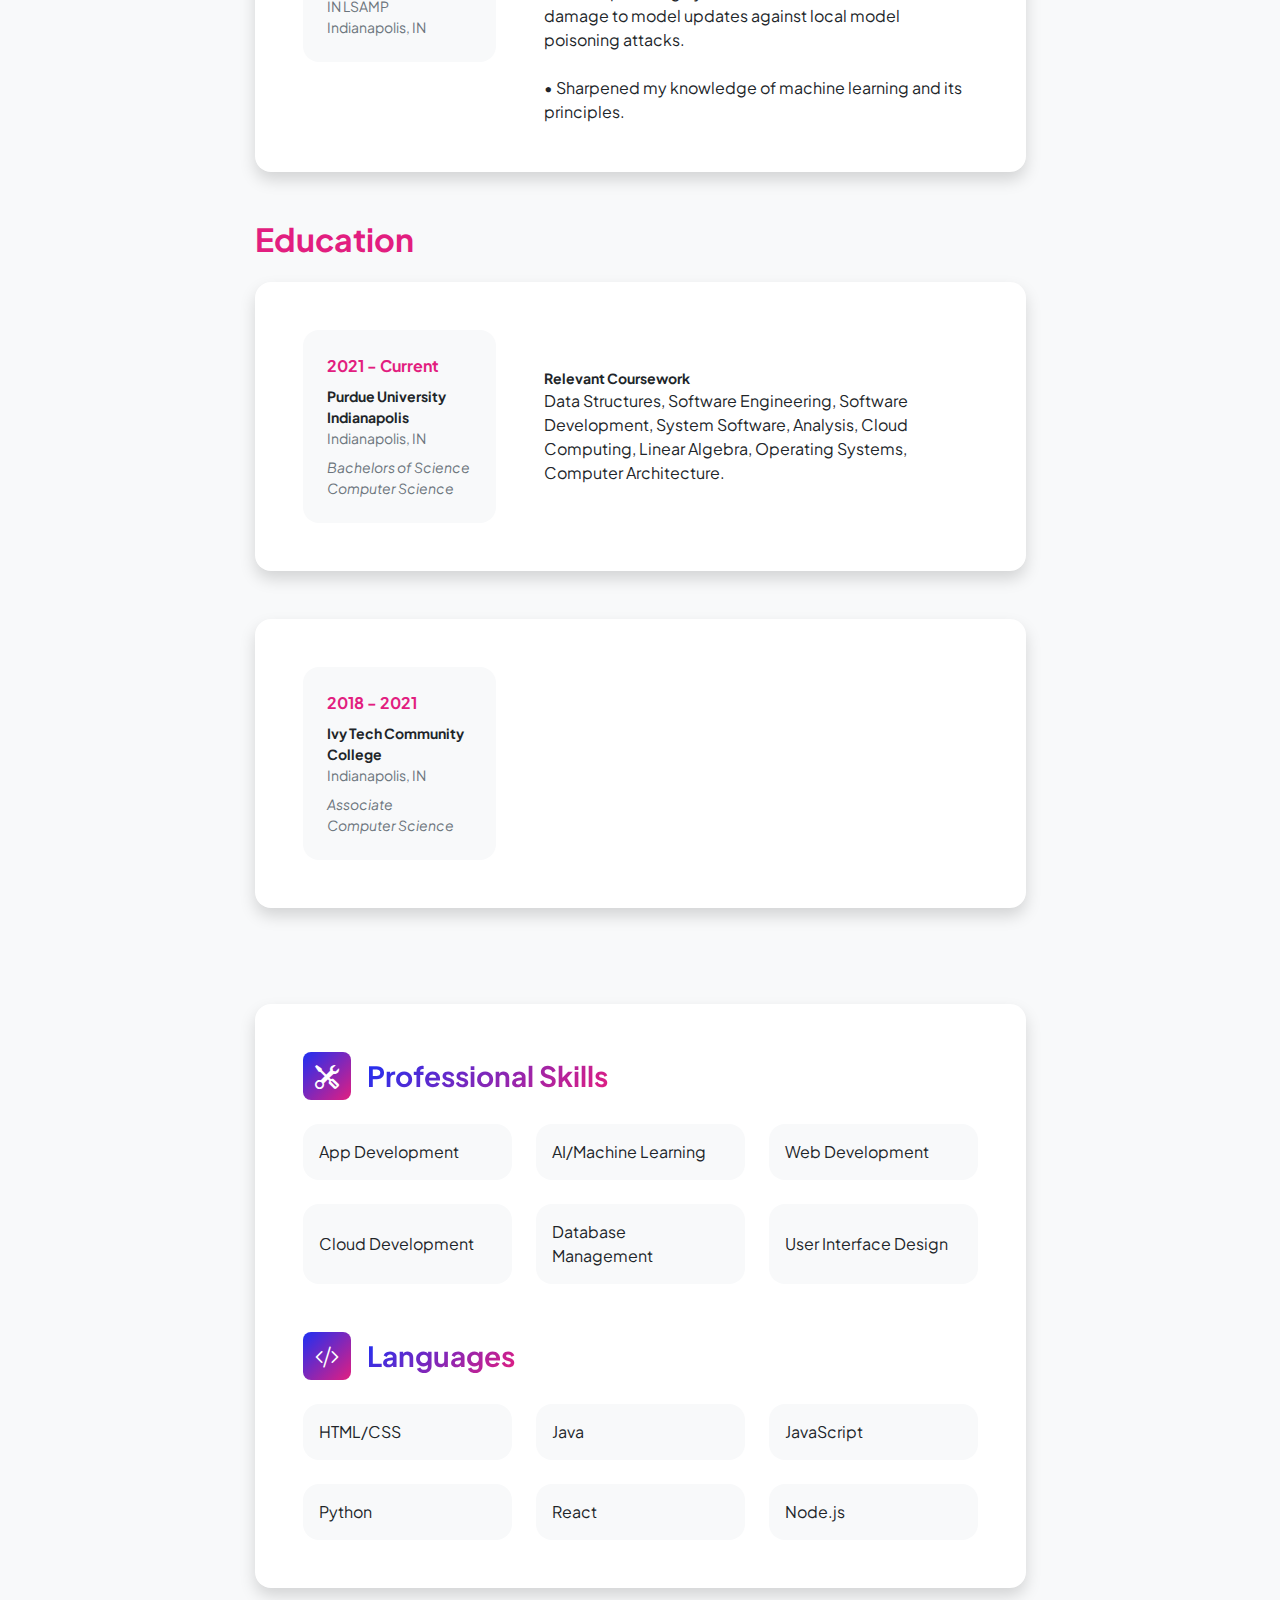
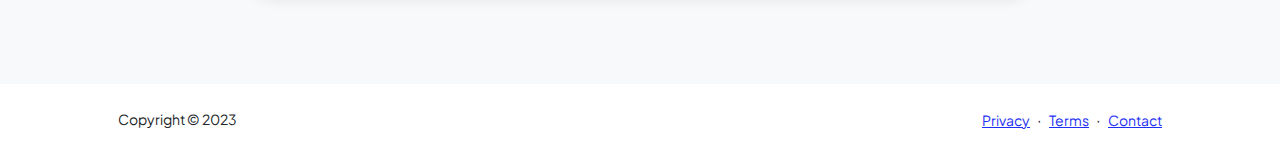
<file: resume.html>
<!DOCTYPE html>
<html lang="en">
    <head>
        <meta charset="utf-8" />
        <meta name="viewport" content="width=device-width, initial-scale=1, shrink-to-fit=no" />
        <meta name="description" content="" />
        <meta name="author" content="" />
        <title>Richard Ekwenibe Portfolio</title>
        <!-- Favicon-->
        <link rel="icon" type="image/x-icon" href="assets/favicon.ico" />

        <link rel="preconnect" href="https://fonts.googleapis.com" />
        <link rel="preconnect" href="https://fonts.gstatic.com" crossorigin />
        <link href="https://fonts.googleapis.com/css2?family=Plus+Jakarta+Sans:wght@100;200;300;400;500;600;700;800;900&amp;display=swap" rel="stylesheet" />

        <link href="https://cdn.jsdelivr.net/npm/bootstrap-icons@1.8.1/font/bootstrap-icons.css" rel="stylesheet" />

        <link href="css/styles.css" rel="stylesheet" />
    </head>
    <body class="d-flex flex-column h-100 bg-light">
        <main class="flex-shrink-0">
            <!-- Navigation-->
            <nav class="navbar navbar-expand-lg navbar-light bg-white py-3">
                <div class="container px-5">
                    <a class="navbar-brand" href="index.html"><span class="fw-bolder text-primary">My Portfolio </span></a>
                    <button class="navbar-toggler" type="button" data-bs-toggle="collapse" data-bs-target="#navbarSupportedContent" aria-controls="navbarSupportedContent" aria-expanded="false" aria-label="Toggle navigation"><span class="navbar-toggler-icon"></span></button>
                    <div class="collapse navbar-collapse" id="navbarSupportedContent">
                        <ul class="navbar-nav ms-auto mb-2 mb-lg-0 small fw-bolder">
                            <li class="nav-item"><a class="nav-link" href="index.html">Home</a></li>
                            <li class="nav-item"><a class="nav-link" href="resume.html">Resume</a></li>
                            <li class="nav-item"><a class="nav-link" href="projects.html">Projects</a></li>
                            <li class="nav-item"><a class="nav-link" href="contact.html">Contact</a></li>
                        </ul>
                    </div>
                </div>
            </nav>
            <!-- Page Content-->
            <div class="container px-5 my-5">
                <div class="text-center mb-5">
                    <h1 class="display-5 fw-bolder mb-0"><span class="text-gradient d-inline">Resume</span></h1>
                </div>
                <div class="row gx-5 justify-content-center">
                    <div class="col-lg-11 col-xl-9 col-xxl-8">
                        <!-- Experience Section-->
                        <section>
                            <div class="d-flex align-items-center justify-content-between mb-4">
                                <h2 class="text-primary fw-bolder mb-0">Experience</h2>

                                <a class="btn btn-primary px-4 py-3" href="https://drive.google.com/file/d/1Eo3xdpUKwUlkjYiX6oAvJ9RjHDBaEvTS/view?usp=sharing">
                                    <div class="d-inline-block bi bi-download me-2"></div>
                                    Download Resume
                                </a>
                            </div>
                            <!-- Experience Card 1-->
                            <div class="card shadow border-0 rounded-4 mb-5">
                                <div class="card-body p-5">
                                    <div class="row align-items-center gx-5">
                                        <div class="col text-center text-lg-start mb-4 mb-lg-0">
                                            <div class="bg-light p-4 rounded-4">
                                                <div class="text-primary fw-bolder mb-2"> May 2023 - Aug 2023</div>
                                                <div class="small fw-bolder">Software Engineer</div>
                                                <div class="small text-muted">JPMorgan Chase </div>
                                                <div class="small text-muted">Columbus, OH</div>
                                            </div>
                                        </div>
                                        <div class="col-lg-8"><div><br>Tech Stack: Java 11, Python, React (Typescript), Spring framework, TensorFlow, and RESTful API.<br>
                                            <br> • Collaborated with a team of interns from diverse backgrounds to develop an application to improve an internal resource used in Chase
                                            Branches in a professional and efficient manner using agile methodologies such as daily stand-ups, sprints, and user stories to manage the
                                            project effectively.<br>
                                            <br>• Designed and implemented a full-stack user-friendly interface for the application using React Typescript for the front end and Python, Java,
                                            and TensorFlow for the back end of the application to ensure a seamless customer experience.<br>
                                            <br>• Utilized data analysis techniques to gather and analyze historical customer data and used the data to create a neural net with TensorFlow,
                                            creating a more efficient machine learning model and performing multiple unit tests and integration tests using Jest.<br>
                                            .</div></div>
                                    </div>
                                </div>
                            </div>
                            <!-- Experience Card 2-->
                            <div class="card shadow border-0 rounded-4 mb-5">
                                <div class="card-body p-5">
                                    <div class="row align-items-center gx-5">
                                        <div class="col text-center text-lg-start mb-4 mb-lg-0">
                                            <div class="bg-light p-4 rounded-4">
                                                <div class="text-primary fw-bolder mb-2">Aug 2022- Nov 2022 </div>
                                                <div class="small fw-bolder">Computer Support Consultant </div>
                                                <div class="small text-muted">IUPUI DUE  </div>
                                                <div class="small text-muted">Indianapolis, IN </div>
                                            </div>
                                        </div>
                                        <div class="col-lg-8"><div><br> • Provided tier 1 technical support to faculty, staff, and students within the Division of Undergraduate Education and other areas supported. <br>
                                            <br>  • Facilitated the resolution and renewal of employees' Microsoft licenses through the re-imaging of their work computers, resulting in
                                            improved productivity and compliance with licensing requirements. <br>
                                        </div></div>
                                    </div>
                                </div>
                            </div>

                            <div class="card shadow border-0 rounded-4 mb-5">
                            <div class="card-body p-5">
                                <div class="row align-items-center gx-5">
                                    <div class="col text-center text-lg-start mb-4 mb-lg-0">
                                        <div class="bg-light p-4 rounded-4">
                                            <div class="text-primary fw-bolder mb-2">Jun 2022 - Jul 2022 </div>
                                            <div class="small fw-bolder">Summer Research Intern </div>
                                            <div class="small text-muted">IN LSAMP </div>
                                            <div class="small text-muted">Indianapolis, IN </div>
                                        </div>
                                    </div>
                                    <div class="col-lg-8"><div> <br>Tech Stack: Python, TensorFlow Library, Raspberry Pi, springboot.<br>
                                        <br> • Engaged in an 8-week program learning about the theory of distributed learning and its limitations. <br>
                                        <br> • Developed a highly efficient method to reduce the damage to model updates against local model poisoning attacks.<br>
                                        <br> • Sharpened my knowledge of machine learning and its principles. <br> </div></div>
                                </div>
                            </div>
                    </div>
                        </section>
                        <!-- Education Section-->
                        <section>
                            <h2 class="text-secondary fw-bolder mb-4">Education</h2>
                            <!-- Education Card 1-->
                            <div class="card shadow border-0 rounded-4 mb-5">
                                <div class="card-body p-5">
                                    <div class="row align-items-center gx-5">
                                        <div class="col text-center text-lg-start mb-4 mb-lg-0">
                                            <div class="bg-light p-4 rounded-4">
                                                <div class="text-secondary fw-bolder mb-2">2021 - Current</div>
                                                <div class="mb-2">
                                                    <div class="small fw-bolder">Purdue University Indianapolis </div>
                                                    <div class="small text-muted">Indianapolis, IN</div>
                                                </div>
                                                <div class="fst-italic">
                                                    <div class="small text-muted">Bachelors of Science</div>
                                                    <div class="small text-muted">Computer Science</div>
                                                </div>
                                            </div>
                                        </div>
                                        <div class="col-lg-8"><div> <div class="small fw-bolder" > Relevant Coursework </div> Data Structures, Software Engineering, Software Development, System Software, Analysis, Cloud Computing, Linear Algebra,
                                            Operating Systems, Computer Architecture. </div></div>
                                    </div>
                                </div>
                            </div>
                            <!-- Education Card 2-->
                            <div class="card shadow border-0 rounded-4 mb-5">
                                <div class="card-body p-5">
                                    <div class="row align-items-center gx-5">
                                        <div class="col text-center text-lg-start mb-4 mb-lg-0">
                                            <div class="bg-light p-4 rounded-4">
                                                <div class="text-secondary fw-bolder mb-2">2018 - 2021</div>
                                                <div class="mb-2">
                                                    <div class="small fw-bolder">Ivy Tech Community College</div>
                                                    <div class="small text-muted">Indianapolis, IN</div>
                                                </div>
                                                <div class="fst-italic">
                                                    <div class="small text-muted">Associate </div>
                                                    <div class="small text-muted">Computer Science</div>
                                                </div>
                                            </div>
                                        </div>
                                        <div class="col-lg-8"><div></div></div>
                                    </div>
                                </div>
                            </div>
                        </section>
                        <!-- Divider-->
                        <div class="pb-5"></div>
                        <!-- Skills Section-->
                        <section>
                            <!-- Skillset Card-->
                            <div class="card shadow border-0 rounded-4 mb-5">
                                <div class="card-body p-5">
                                    <!-- Professional skills list-->
                                    <div class="mb-5">
                                        <div class="d-flex align-items-center mb-4">
                                            <div class="feature bg-primary bg-gradient-primary-to-secondary text-white rounded-3 me-3"><i class="bi bi-tools"></i></div>
                                            <h3 class="fw-bolder mb-0"><span class="text-gradient d-inline">Professional Skills</span></h3>
                                        </div>
                                        <div class="row row-cols-1 row-cols-md-3 mb-4">
                                            <div class="col mb-4 mb-md-0"><div class="d-flex align-items-center bg-light rounded-4 p-3 h-100">App Development </div></div>
                                            <div class="col mb-4 mb-md-0"><div class="d-flex align-items-center bg-light rounded-4 p-3 h-100">AI/Machine Learning </div></div>
                                            <div class="col"><div class="d-flex align-items-center bg-light rounded-4 p-3 h-100">Web Development</div></div>
                                        </div>
                                        <div class="row row-cols-1 row-cols-md-3">
                                            <div class="col mb-4 mb-md-0"><div class="d-flex align-items-center bg-light rounded-4 p-3 h-100"> Cloud Development  </div></div>
                                            <div class="col mb-4 mb-md-0"><div class="d-flex align-items-center bg-light rounded-4 p-3 h-100">Database Management </div></div>
                                            <div class="col"><div class="d-flex align-items-center bg-light rounded-4 p-3 h-100">User Interface Design</div></div>
                                        </div>
                                    </div>
                                    <!-- Languages list-->
                                    <div class="mb-0">
                                        <div class="d-flex align-items-center mb-4">
                                            <div class="feature bg-primary bg-gradient-primary-to-secondary text-white rounded-3 me-3"><i class="bi bi-code-slash"></i></div>
                                            <h3 class="fw-bolder mb-0"><span class="text-gradient d-inline">Languages</span></h3>
                                        </div>
                                        <div class="row row-cols-1 row-cols-md-3 mb-4">
                                            <div class="col mb-4 mb-md-0"><div class="d-flex align-items-center bg-light rounded-4 p-3 h-100">HTML/CSS</div></div>
                                            <div class="col mb-4 mb-md-0"><div class="d-flex align-items-center bg-light rounded-4 p-3 h-100"> Java </div></div>
                                            <div class="col"><div class="d-flex align-items-center bg-light rounded-4 p-3 h-100">JavaScript</div></div>
                                        </div>
                                        <div class="row row-cols-1 row-cols-md-3">
                                            <div class="col mb-4 mb-md-0"><div class="d-flex align-items-center bg-light rounded-4 p-3 h-100">Python</div></div>
                                            <div class="col mb-4 mb-md-0"><div class="d-flex align-items-center bg-light rounded-4 p-3 h-100">React</div></div>
                                            <div class="col"><div class="d-flex align-items-center bg-light rounded-4 p-3 h-100">Node.js </div></div>
                                        </div>
                                    </div>
                                </div>
                            </div>
                        </section>
                    </div>
                </div>
            </div>
        </main>
        <!-- Footer-->
        <footer class="bg-white py-4 mt-auto">
            <div class="container px-5">
                <div class="row align-items-center justify-content-between flex-column flex-sm-row">
                    <div class="col-auto"><div class="small m-0">Copyright &copy; 2023</div></div>
                    <div class="col-auto">
                        <a class="small" href="#!">Privacy</a>
                        <span class="mx-1">&middot;</span>
                        <a class="small" href="#!">Terms</a>
                        <span class="mx-1">&middot;</span>
                        <a class="small" href="#!">Contact</a>
                    </div>
                </div>
            </div>
        </footer>
        <!-- Bootstrap core JS-->
        <script src="https://cdn.jsdelivr.net/npm/bootstrap@5.2.3/dist/js/bootstrap.bundle.min.js"></script>
        <!-- Core theme JS-->
        <script src="js/scripts.js"></script>
    </body>
</html>
</file>
